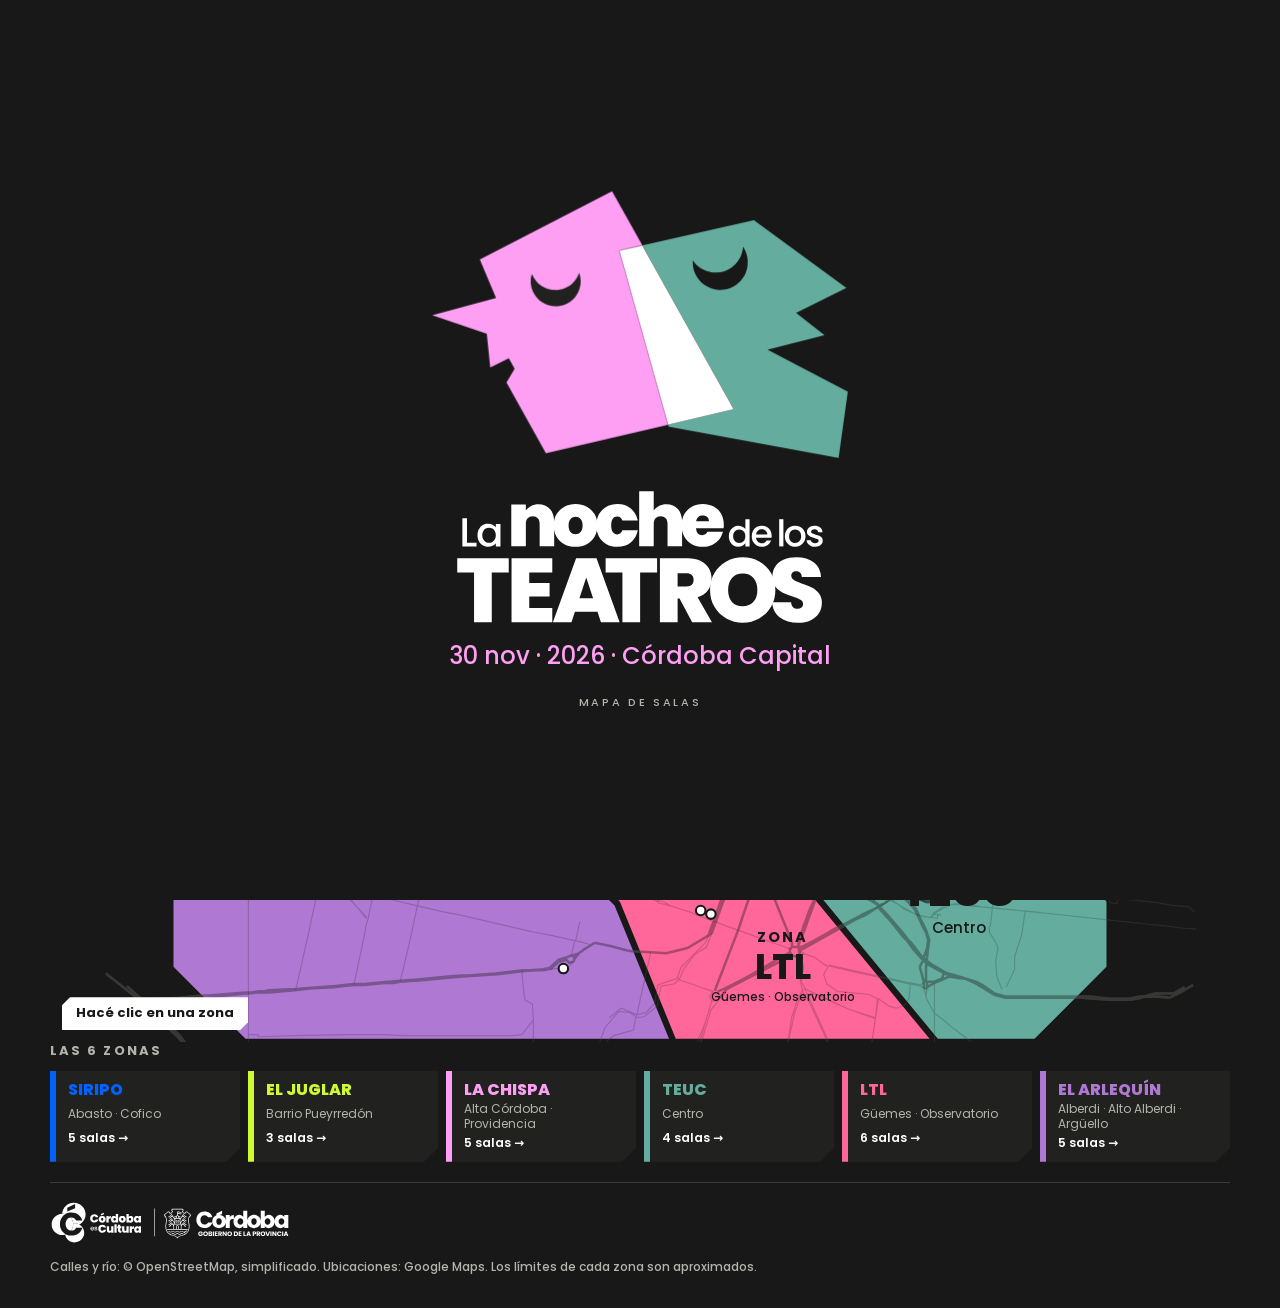
<file: index.html>
<!doctype html>
<html lang="es">
<head>
<meta charset="utf-8">
<title>Mapa · La Noche de los Teatros 2026</title>
<meta name="robots" content="noindex">
<meta http-equiv="refresh" content="0; url=site/">
<script>location.replace("site/" + location.hash);</script>
</head>
<body style="background:#181818;color:#fff;font-family:sans-serif">
<p><a href="site/" style="color:#FE9FF3">Ir al mapa de La Noche de los Teatros 2026</a></p>
</body>
</html>
</file>
<file: site/styles.css>
/* La Noche de los Teatros 2026 — mapa de zonas.
   Pensado primero para celular. Identidad: Poppins, fondo #181818, paneles #21211F, formas angulares (caretas). */
:root{
  --bg:#181818; --panel:#21211F; --panel2:#2A2A27; --line:#3A3A37; --fg:#FFFFFF; --muted:#B4B4AE;
  --rosa:#FE9FF3;
  --font:"Poppins",system-ui,-apple-system,"Segoe UI",sans-serif;
  --corte:14px; /* esquina cortada, como las caretas */
  color-scheme:dark;
}
*{box-sizing:border-box}
[hidden]{display:none!important}
html,body{margin:0;background:var(--bg);color:var(--fg)}
body{font-family:var(--font);font-weight:500;font-size:15px;line-height:1.45;-webkit-tap-highlight-color:transparent;
  padding-left:max(16px,env(safe-area-inset-left,0px));padding-right:max(16px,env(safe-area-inset-right,0px));
  padding-block:16px calc(32px + env(safe-area-inset-bottom,0px));overflow-x:hidden}
body.hoja-abierta{padding-bottom:var(--hoja-h,60vh)}
.wrap{max-width:1180px;margin:0 auto;display:flex;flex-direction:column;gap:20px}
button{font-family:inherit}
:focus-visible{outline:2px solid var(--fg);outline-offset:2px}

/* ---------- intro ---------- */
.intro{display:none}
.con-intro .intro{position:fixed;inset:0;z-index:100;display:grid;place-items:center;background:var(--bg);padding:24px;cursor:pointer;
  transition:opacity .5s ease,visibility .5s}
.con-intro body{overflow:hidden}
.intro.fuera{opacity:0;visibility:hidden}
.intro-in{width:min(78vw,420px);display:flex;flex-direction:column;align-items:center;text-align:center}
.intro-caretas{width:100%;height:auto;overflow:visible}
.intro-caretas .c-rosa{animation:entra-izq .7s cubic-bezier(.2,.9,.3,1.2) .1s both}
.intro-caretas .c-verde{animation:entra-der .7s cubic-bezier(.2,.9,.3,1.2) .25s both}
.intro-caretas .c-luz{transform-box:fill-box;transform-origin:50% 0;animation:luz .45s ease-out .7s both}
.intro-titulo{width:88%;margin-top:7%;animation:sube .55s ease-out .9s both}
.intro-fecha{margin:14px 0 0;color:var(--rosa);font-size:clamp(17px,4.6vw,24px);animation:sube .5s ease-out 1.15s both}
.intro-cta{margin:22px 0 0;font-size:11px;letter-spacing:.24em;text-transform:uppercase;color:var(--muted);animation:sube .5s ease-out 1.35s both}
@keyframes entra-izq{from{transform:translateX(-38%) rotate(-10deg);opacity:0}}
@keyframes entra-der{from{transform:translateX(38%) rotate(10deg);opacity:0}}
@keyframes luz{from{transform:scaleY(0)}}
@keyframes sube{from{transform:translateY(14px);opacity:0}}

/* ---------- encabezado ---------- */
.top{display:flex;flex-direction:column;gap:12px}
.marca{display:flex;align-items:flex-end;gap:12px;width:fit-content;text-decoration:none}
.marca-caretas{width:84px;height:auto}
.marca-titulo{width:168px;height:auto}
.fecha{margin:0;color:var(--rosa);font-size:18px;font-weight:600}
.sub{margin:4px 0 0;color:var(--muted);font-size:14px;max-width:46ch}
.cifras{margin:8px 0 0;display:flex;gap:8px;flex-wrap:wrap}
.cifras span{font-size:12px;font-weight:600;padding:3px 9px;background:var(--panel);border:1px solid var(--line)}
.cifras b{font-weight:800}
@media (min-width:760px){
  .top{flex-direction:row;justify-content:space-between;align-items:flex-end;gap:24px}
  .marca-caretas{width:110px}.marca-titulo{width:250px}
  .top-info{text-align:right}.sub{margin-left:auto}.cifras{justify-content:flex-end}
  .fecha{font-size:22px}
}

/* ---------- mapa ---------- */
.mapwrap{position:relative;margin-inline:calc(-1 * max(16px,env(safe-area-inset-left,0px)));touch-action:manipulation}
@media (min-width:760px){.mapwrap{margin-inline:0}}
/* el tamaño lo fija el CSS (nunca más alto que la pantalla); app.js ajusta el viewBox a esta proporción */
.map{display:block;width:100%;height:auto;aspect-ratio:890/830;max-height:max(320px,calc(100svh - 24px));background:var(--bg)}
.estado{position:absolute;inset:0;margin:0;display:grid;place-items:center;color:var(--muted);font-size:14px;text-align:center;padding:16px}
.sector{cursor:pointer;outline:none}
.sector path{transition:filter .15s,opacity .3s}
@media (hover:hover){.sector:hover path{filter:brightness(1.14)}}
.map.focus .sector:not(.on) path,.map.focus #labels .lb:not(.on){opacity:.32}
.map.focus #dots circle{opacity:.35}
.map.focus #dots circle.on{opacity:0}
#labels .lb{transition:opacity .3s}
.sector:focus-visible path{stroke:#fff;stroke-width:4}
.sector.toque path{animation:toque .35s ease-out}
@keyframes toque{50%{filter:brightness(1.35)}}

/* pines numerados de la zona elegida */
.mk{cursor:pointer}
.mk .mk-f{transition:transform .2s}
.mk.on .mk-f,.mk:hover .mk-f{transform:scale(1.35)}
.mk.on .mk-p{stroke:#fff}
.mk-l{opacity:.8}

/* pista y botón "ver todo" sobre el mapa */
.pista{position:absolute;left:12px;bottom:12px;margin:0;pointer-events:none;
  background:var(--fg);color:var(--bg);font-size:13px;font-weight:700;padding:7px 14px;white-space:nowrap;
  clip-path:polygon(8px 0,100% 0,100% calc(100% - 8px),calc(100% - 8px) 100%,0 100%,0 8px);
  animation:pista 2.2s ease-in-out infinite;transition:opacity .3s}
.pista.listo{opacity:0;animation:none}
.pista-d{display:none}
@media (hover:hover) and (pointer:fine){.pista-t{display:none}.pista-d{display:inline}}
@keyframes pista{50%{transform:translateY(-4px)}}
.ver-todo{position:absolute;left:12px;top:12px;z-index:5;background:var(--bg);color:var(--fg);border:1px solid var(--line);
  font-size:13px;font-weight:600;padding:8px 12px;cursor:pointer;min-height:40px}
.ver-todo:hover{border-color:var(--fg)}

/* ---------- lista de zonas ---------- */
.zonas h2{margin:0 0 10px;font-size:13px;font-weight:700;letter-spacing:.16em;text-transform:uppercase;color:var(--muted)}
.zonas ul{list-style:none;margin:0;padding:0;display:grid;grid-template-columns:1fr 1fr;gap:8px}
.zonas button{width:100%;height:100%;display:grid;gap:2px;text-align:left;background:var(--panel);color:var(--fg);border:0;
  border-left:6px solid var(--c);padding:10px 12px;cursor:pointer;min-height:64px;transition:background .15s,transform .15s;
  clip-path:polygon(0 0,100% 0,100% calc(100% - var(--corte)),calc(100% - var(--corte)) 100%,0 100%)}
.zonas button:hover,.zonas button[aria-expanded="true"]{background:var(--panel2)}
.zonas button:active{transform:scale(.98)}
.zonas button:focus-visible{outline-offset:-4px}
.zonas .z-n{font-weight:800;font-size:16px;line-height:1.1;text-transform:uppercase;color:var(--c)}
.zonas .z-b{font-size:12px;color:var(--muted);line-height:1.3}
.zonas .z-s{font-size:12px;font-weight:600}
@media (min-width:760px){.zonas ul{grid-template-columns:repeat(3,1fr)}}
@media (min-width:1000px){.zonas ul{grid-template-columns:repeat(6,1fr)}}

.foot{display:flex;flex-direction:column;gap:14px;align-items:flex-start;font-size:12px;color:var(--muted);border-top:1px solid var(--line);padding-top:18px}
.foot p{margin:0}
.foot-logos{width:240px;max-width:100%;height:auto}

/* ---------- ventana de zona: hoja inferior en celular ---------- */
.pop{--c:#fff;position:fixed;z-index:20;left:0;right:0;bottom:0;max-height:var(--hoja-max,62svh);display:flex;flex-direction:column;
  background:var(--panel);border-top:6px solid var(--c);box-shadow:0 -12px 40px rgba(0,0,0,.6);
  padding-bottom:env(safe-area-inset-bottom,0px);animation:hoja-in .28s cubic-bezier(.2,.8,.3,1);
  transition:max-height .25s ease}
.pop.grande{--hoja-max:90svh}
.pop.arrastrando{transition:none}
@keyframes hoja-in{from{transform:translateY(100%)}}
.pop-grip{flex:none;display:grid;place-items:center;height:22px;cursor:grab;touch-action:none;background:none;border:0;padding:0;width:100%}
.pop-grip::before{content:"";width:44px;height:5px;background:#55554F}
.pop-h{flex:none;display:flex;gap:12px;align-items:center;padding:0 12px 10px 14px;touch-action:none}
.pop-h img{width:46px;height:46px;flex:none;object-fit:contain}
.pop-h .tit{min-width:0;flex:1}
.pop-h .zona{font-size:10px;font-weight:700;letter-spacing:.2em;color:var(--muted)}
.pop-h h2{margin:0;font-weight:800;font-size:22px;line-height:1.05;text-transform:uppercase;color:var(--c)}
.pop-h .bar{font-size:12px;margin-top:2px;color:var(--muted)}
.pop-nav{display:flex;gap:4px;flex:none;align-self:flex-start}
.pop-nav button{width:40px;height:40px;display:grid;place-items:center;background:var(--panel2);border:1px solid var(--line);color:var(--fg);
  font-size:17px;font-weight:600;cursor:pointer;padding:0}
.pop-nav button:hover{border-color:var(--c)}
.pop-body{overflow:auto;overscroll-behavior:contain;padding:0 14px 16px;display:flex;flex-direction:column;gap:14px}
.stops{list-style:none;margin:0;padding:0;display:grid;gap:6px;counter-reset:sala}
.stops li{display:flex;align-items:stretch;gap:6px;counter-increment:sala}
.sala{flex:1;min-width:0;display:grid;grid-template-columns:28px minmax(0,1fr);gap:2px 10px;align-items:center;text-align:left;
  background:var(--panel2);border:1px solid transparent;color:var(--fg);padding:8px 10px;cursor:pointer;min-height:52px}
/* mismo número que el pin del mapa y de Google My Maps */
.sala::before{content:counter(sala);grid-row:span 2;width:28px;height:28px;display:grid;place-items:center;background:var(--c);color:var(--ink);font-weight:800;font-size:13px;
  clip-path:polygon(0 0,100% 0,100% 70%,70% 100%,0 100%)}
.sala b{font-weight:600;font-size:14px;line-height:1.2}
.sala small{color:var(--muted);font-size:12px;line-height:1.25}
.sala.on,.sala:hover{border-color:var(--c)}
.ir{flex:none;display:grid;place-items:center;text-align:center;width:76px;background:var(--c);color:var(--ink);text-decoration:none;font-size:11px;font-weight:700;line-height:1.15;padding:6px}
.ir span{font-size:16px;display:block}
.ir:hover{filter:brightness(1.1)}
.gmap-t{margin:0 0 6px;font-size:11px;font-weight:700;letter-spacing:.16em;text-transform:uppercase;color:var(--muted)}
.gmap{position:relative;background:#E9E7E2;height:220px}
.gmap iframe{display:block;width:100%;height:100%;border:0}
.acciones{display:flex;gap:8px;flex-wrap:wrap}
.acciones a,.acciones button{flex:1;min-width:140px;display:flex;align-items:center;justify-content:center;gap:6px;min-height:42px;padding:8px 12px;
  background:none;border:1px solid var(--line);color:var(--fg);font-size:13px;font-weight:600;text-decoration:none;cursor:pointer}
.acciones a:hover,.acciones button:hover{border-color:var(--c);color:var(--c)}

/* escritorio: ventana flotante a la derecha del mapa */
@media (min-width:760px){
  .pop{position:absolute;left:auto;right:12px;top:12px;bottom:auto;width:390px;max-height:calc(100% - 24px);
    border-top-width:8px;box-shadow:0 12px 40px rgba(0,0,0,.55);padding-bottom:0;animation:pop-in .2s ease-out;
    clip-path:polygon(0 0,100% 0,100% calc(100% - var(--corte)),calc(100% - var(--corte)) 100%,0 100%)}
  .pop.grande{--hoja-max:none}
  .pop-grip{display:none}
  .pop-h{padding-top:12px}
  .gmap{height:240px}
  body.hoja-abierta{padding-bottom:calc(32px + env(safe-area-inset-bottom,0px))}
}
@keyframes pop-in{from{opacity:0;transform:translateX(10px)}}

/* aviso breve ("Link copiado") */
.aviso{position:fixed;left:50%;bottom:24px;z-index:60;transform:translate(-50%,20px);opacity:0;pointer-events:none;
  background:var(--fg);color:var(--bg);font-size:13px;font-weight:700;padding:9px 16px;transition:opacity .2s,transform .2s}
.aviso.ver{opacity:1;transform:translate(-50%,0)}

@media (prefers-reduced-motion:reduce){*,*::before{transition:none!important;animation:none!important}}
</file>
